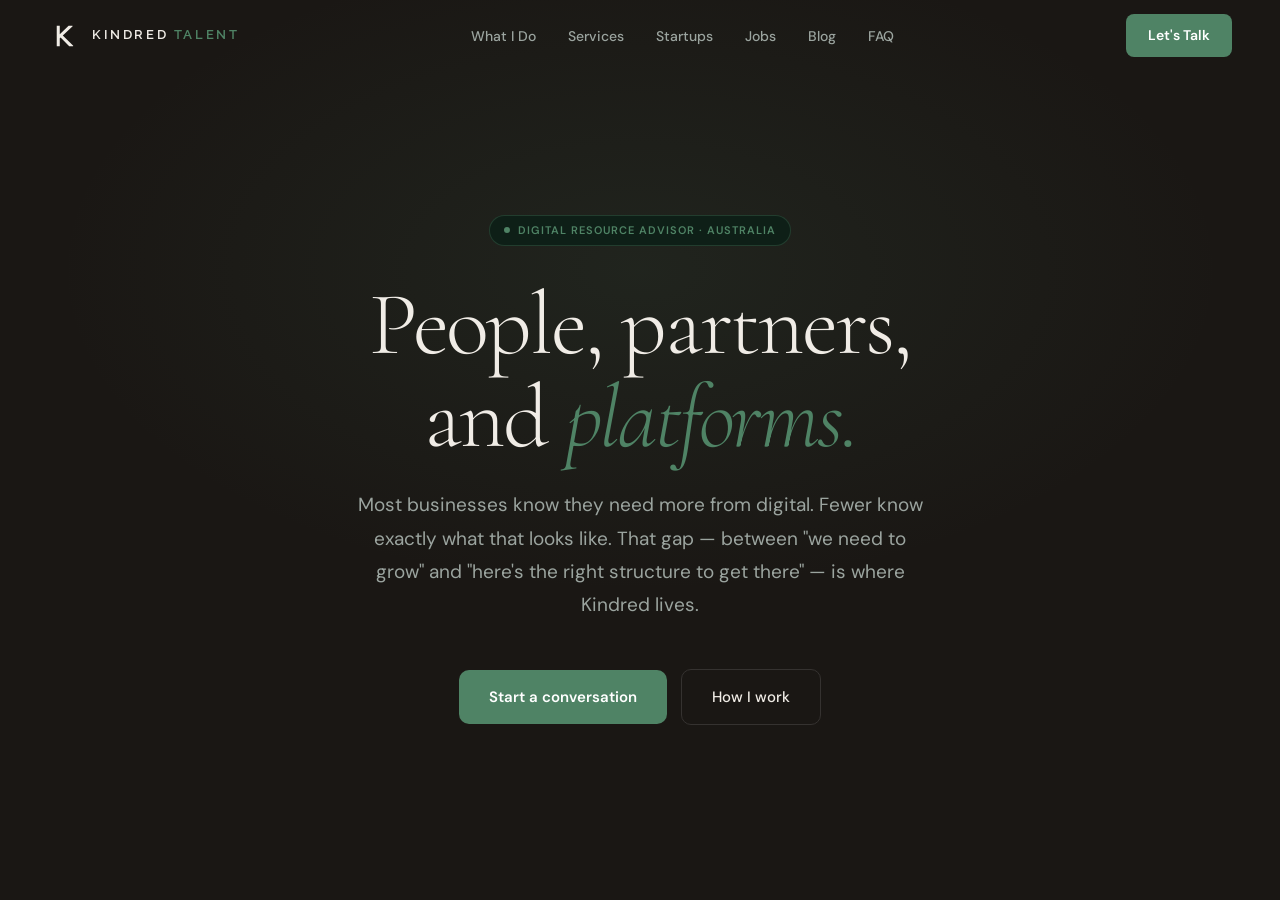
<file: index.html>
<!DOCTYPE html>
<html lang="en" data-theme="forest">
<head>
  <meta charset="UTF-8" />
  <meta name="viewport" content="width=device-width, initial-scale=1.0" />
  <title>Kindred Talent | Digital Infrastructure Advisor — Australia</title>
  <meta name="description" content="Kindred Talent is a Digital Infrastructure Advisory firm founded by Wylan Ho. We help Australian startups, scaleups, and established brands find the right digital marketing talent, agency partners, and fractional CMOs." />
  <meta name="keywords" content="digital resource advisor, digital marketing recruitment Australia, fractional CMO Sydney, agency matching Australia, startup marketing hire, Kindred Talent, Wylan Ho" />
  <meta property="og:title" content="Kindred Talent | Digital Resource Advisor — Sydney, Australia" />
  <meta property="og:description" content="Helping Australian startups and scaleups navigate talent, agencies, and fractional marketing leaders. Strategy-first advisory from Sydney." />
  <meta property="og:type" content="website" />
  <meta property="og:url" content="https://kindredtalent.com.au" />

  <link rel="preconnect" href="https://fonts.googleapis.com" />
  <link rel="preconnect" href="https://fonts.gstatic.com" crossorigin />
  <link href="https://fonts.googleapis.com/css2?family=Cormorant+Garamond:ital,wght@0,300;0,400;0,600;1,300;1,400;1,600&family=DM+Sans:opsz,wght@9..40,300;9..40,400;9..40,500;9..40,600&family=Raleway:wght@400;500;600;700&display=swap" rel="stylesheet" />
  <link rel="stylesheet" href="styles.css" />

  <script type="application/ld+json">
  {
    "@context": "https://schema.org",
    "@graph": [
      {
        "@type": "Person",
        "@id": "https://kindredtalent.com.au/#wylan-anderson",
        "name": "Wylan Ho",
        "jobTitle": "Digital Resource Advisor",
        "url": "https://kindredtalent.com.au",
        "email": "hello@kindredtalent.com.au",
        "worksFor": {"@id": "https://kindredtalent.com.au/#organisation"},
        "address": {"@type": "PostalAddress","addressLocality": "Sydney","addressRegion": "NSW","addressCountry": "AU"}
      },
      {
        "@type": "LocalBusiness",
        "@id": "https://kindredtalent.com.au/#organisation",
        "name": "Kindred Talent",
        "legalName": "Kindred Talent Pty Ltd",
        "url": "https://kindredtalent.com.au",
        "email": "hello@kindredtalent.com.au",
        "founder": {"@id": "https://kindredtalent.com.au/#wylan-anderson"},
        "areaServed": "Australia",
        "slogan": "People, Partners, and Platforms"
      }
    ]
  }
  </script>

  <script>if(location.hostname==='kindredtalent.com.au'){(function(w,d,s,l,i){w[l]=w[l]||[];w[l].push({'gtm.start':new Date().getTime(),event:'gtm.js'});var f=d.getElementsByTagName(s)[0],j=d.createElement(s),dl=l!='dataLayer'?'&l='+l:'';j.async=true;j.src='https://www.googletagmanager.com/gtm.js?id='+i+dl;f.parentNode.insertBefore(j,f);})(window,document,'script','dataLayer','GTM-MP86N93V');}</script>
</head>
<body>
  <noscript><iframe src="https://www.googletagmanager.com/ns.html?id=GTM-MP86N93V" height="0" width="0" style="display:none;visibility:hidden"></iframe></noscript>

  <nav id="main-nav">
    <a href="#" class="nav-logo">
      <div class="nav-logo-mark">
        <svg viewBox="0 0 200 200" xmlns="http://www.w3.org/2000/svg" aria-hidden="true">
          <path class="logo-k-icon" d="m51.412 40.002v120h17.785v-47.256l4.8652-4.5 50.773 51.756h22.534l1.2168-2.9687-61.627-60.646 58.09-53.373-1.1738-3.0078h-22.68l-52.003 50.379v-50.377z" />
        </svg>
      </div>
      <span class="nav-logo-text">Kindred <span>Talent</span></span>
    </a>
    <ul class="nav-links">
      <li><a href="#advisory">What I Do</a></li>
      <li><a href="#services">Services</a></li>
      <li><a href="startups.html">Startups</a></li>
      <li><a href="jobs.html">Jobs</a></li>
      <li><a href="blog.html">Blog</a></li>
      <li><a href="#faq">FAQ</a></li>
    </ul>
    <a href="mailto:hello@kindredtalent.com.au" class="nav-cta">Let's Talk</a>
  </nav>

  <section class="hero">
    <div class="hero-bg"></div>
    <div class="hero-grid"></div>
    <div class="hero-inner">
      <div class="hero-badge">
        <span class="badge-dot"></span>
        Digital Resource Advisor · Australia
      </div>
      <h1>People, partners,<br />and <em>platforms.</em></h1>
      <p class="hero-sub">Most businesses know they need more from digital. Fewer know exactly what that looks like. That gap — between "we need to grow" and "here's the right structure to get there" — is where Kindred lives.</p>
      <div class="hero-actions">
        <a href="mailto:hello@kindredtalent.com.au" class="btn-primary">Start a conversation</a>
        <a href="#advisory" class="btn-secondary">How I work</a>
      </div>
    </div>
  </section>

  <script src="main.js"></script>
</body>
</html>
</file>
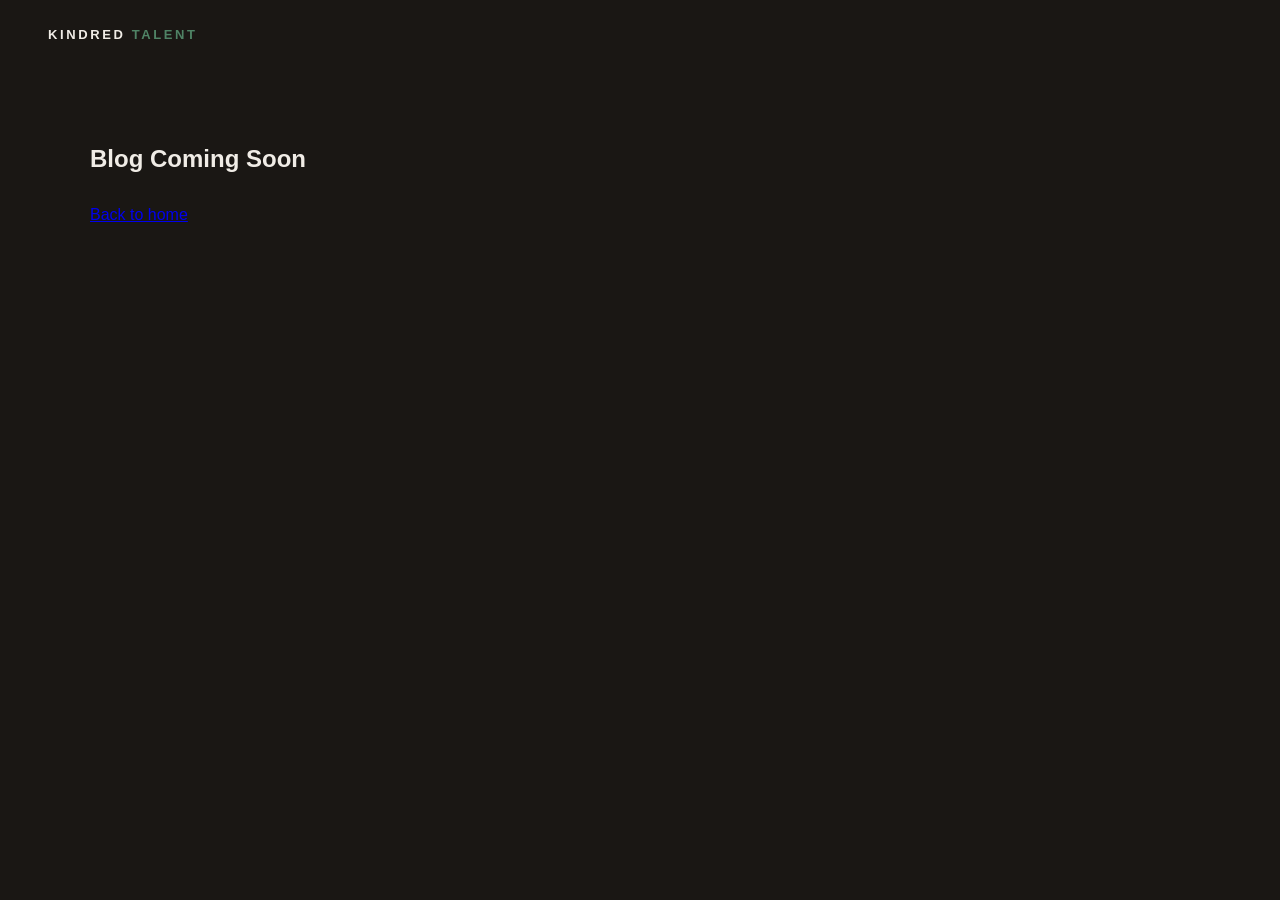
<file: blog.html>
<!DOCTYPE html>
<html lang="en" data-theme="forest">
<head>
  <meta charset="UTF-8" />
  <meta name="viewport" content="width=device-width, initial-scale=1.0" />
  <title>Perspectives | Kindred Talent — Digital Resource Advisor</title>
  <meta name="description" content="Thinking out loud on digital teams, talent structures, and the infrastructure behind growth. Practical perspectives from Wylan Ho, Digital Resource Advisor." />
  <link rel="stylesheet" href="styles.css" />
</head>
<body>
  <nav id="main-nav">
    <a href="index.html" class="nav-logo">
      <span class="nav-logo-text">Kindred <span>Talent</span></span>
    </a>
  </nav>
  <section style="padding: 140px 24px;">
    <div style="max-width: 1100px; margin: 0 auto;">
      <h1>Blog Coming Soon</h1>
      <p style="margin-top: 24px;"><a href="index.html">Back to home</a></p>
    </div>
  </section>
  <script src="main.js"></script>
</body>
</html>
</file>
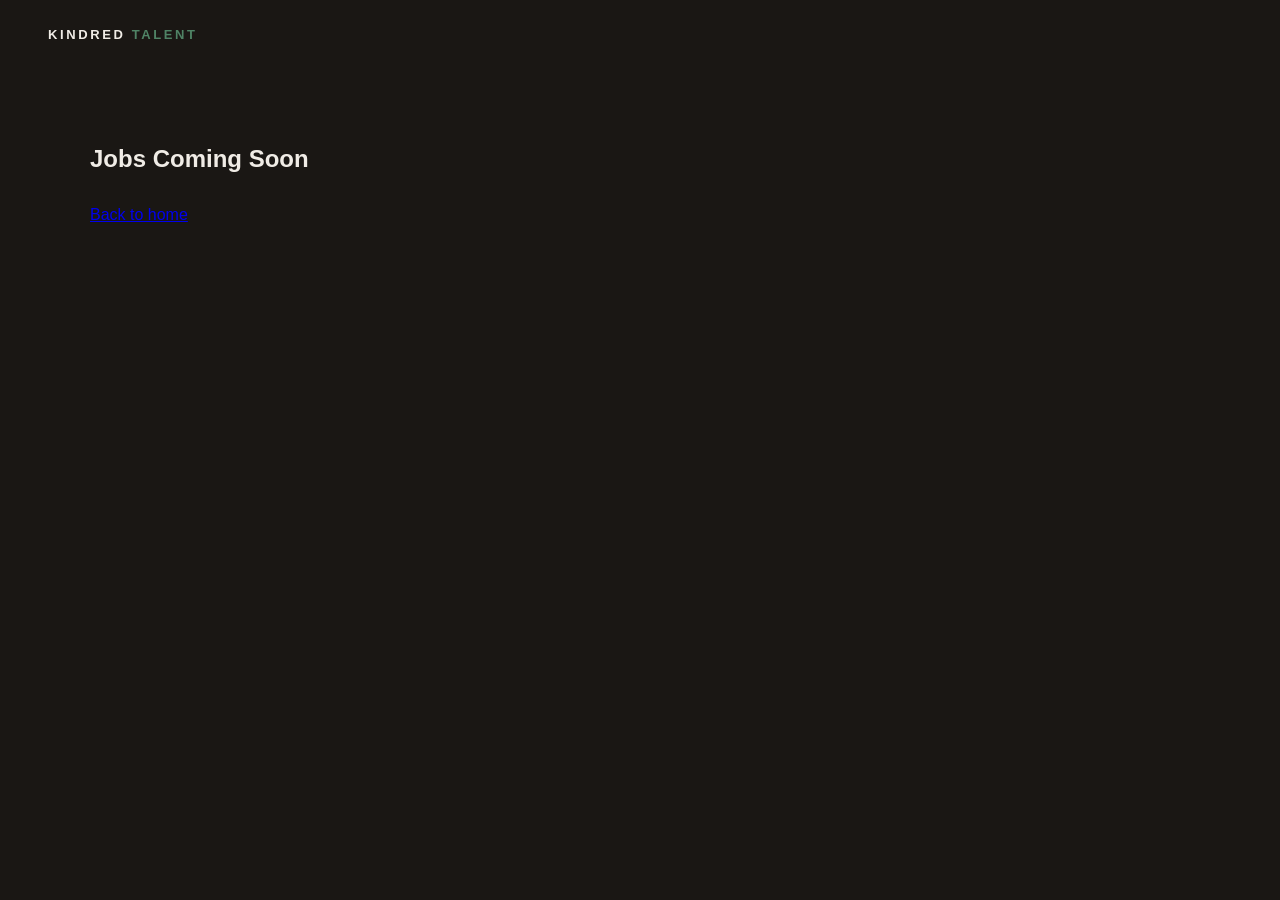
<file: jobs.html>
<!DOCTYPE html>
<html lang="en" data-theme="forest">
<head>
  <meta charset="UTF-8" />
  <meta name="viewport" content="width=device-width, initial-scale=1.0" />
  <title>Active Roles | Kindred Talent — Digital Resource Advisor</title>
  <meta name="description" content="Live digital marketing roles being worked by Kindred Talent. Permanent, freelance, and fractional opportunities across performance marketing, SEO, and growth — Australia-wide." />
  <link rel="stylesheet" href="styles.css" />
</head>
<body>
  <nav id="main-nav">
    <a href="index.html" class="nav-logo">
      <span class="nav-logo-text">Kindred <span>Talent</span></span>
    </a>
  </nav>
  <section style="padding: 140px 24px;">
    <div style="max-width: 1100px; margin: 0 auto;">
      <h1>Jobs Coming Soon</h1>
      <p style="margin-top: 24px;"><a href="index.html">Back to home</a></p>
    </div>
  </section>
  <script src="main.js"></script>
</body>
</html>
</file>
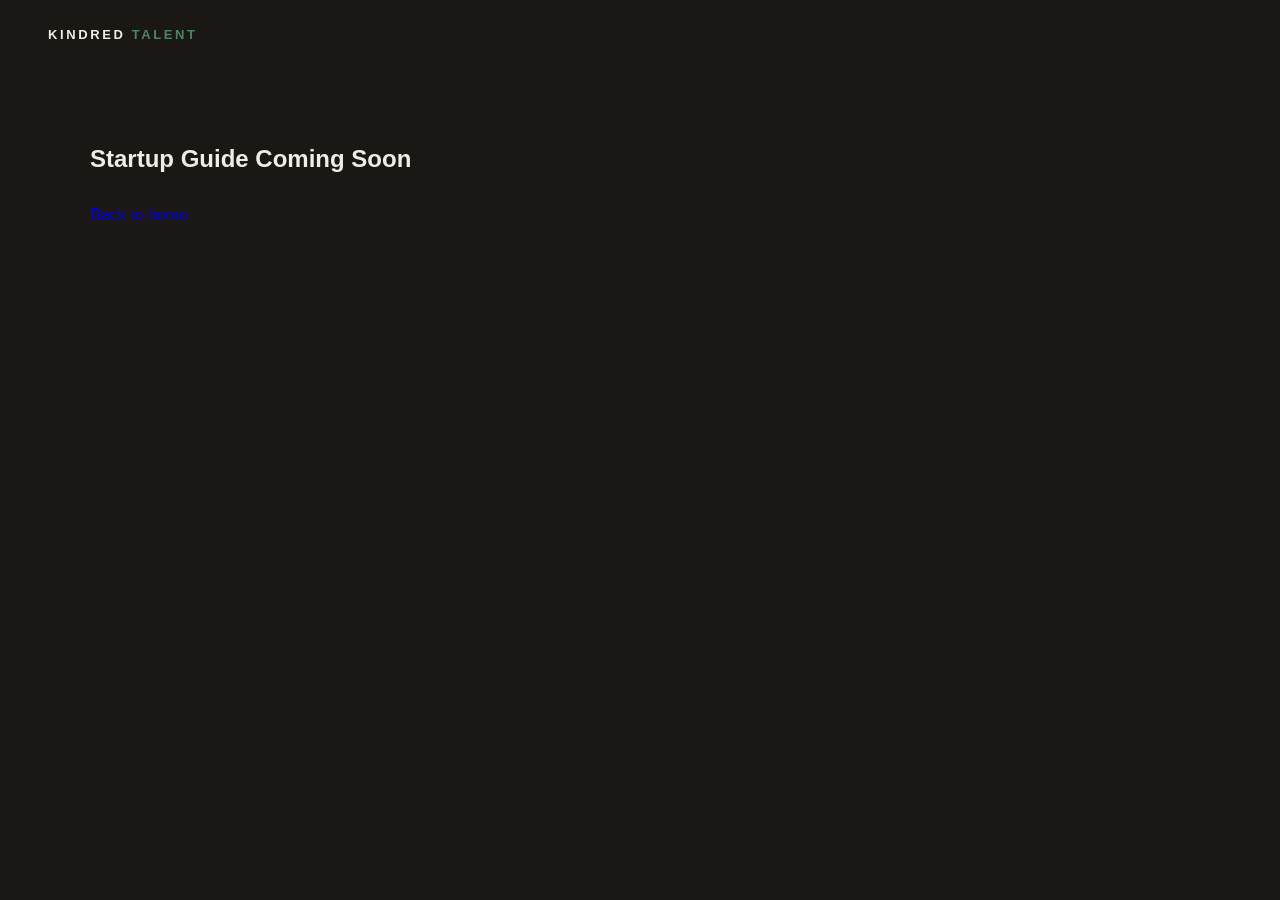
<file: startups.html>
<!DOCTYPE html>
<html lang="en" data-theme="forest">
<head>
  <meta charset="UTF-8" />
  <meta name="viewport" content="width=device-width, initial-scale=1.0" />
  <title>Startup Guide | Kindred Talent — Digital Resource Advisor</title>
  <meta name="description" content="A practical framework for startups building their first digital team. When to hire, when to use a fractional leader, and a five-point checklist before committing to permanent headcount." />
  <link rel="stylesheet" href="styles.css" />
</head>
<body>
  <nav id="main-nav">
    <a href="index.html" class="nav-logo">
      <span class="nav-logo-text">Kindred <span>Talent</span></span>
    </a>
  </nav>
  <section style="padding: 140px 24px;">
    <div style="max-width: 1100px; margin: 0 auto;">
      <h1>Startup Guide Coming Soon</h1>
      <p style="margin-top: 24px;"><a href="index.html">Back to home</a></p>
    </div>
  </section>
  <script src="main.js"></script>
</body>
</html>
</file>
<file: styles.css>
:root, [data-theme="forest"] {
  --bg:          #1a1714;
  --bg-2:        #201d1a;
  --bg-3:        #282420;
  --bg-card:     #1e1b18;
  --accent:      #4f8365;
  --accent-2:    #8aac98;
  --accent-3:    #c4d6cc;
  --accent-dim:  #3d6b52;
  --accent-pale: #0e1f17;
  --accent-glow: rgba(79,131,101,0.12);
  --text:        #f0ece6;
  --text-2:      #9ba49f;
  --text-3:      #525a56;
  --border:      #2a2724;
  --border-2:    #353230;
  --radius:      12px;
  --radius-lg:   20px;
  --tr:          0.25s cubic-bezier(0.4,0,0.2,1);
  --shadow:      0 8px 32px rgba(0,0,0,0.5);
}

[data-theme="linen"] {
  --bg:          #f5f0e8;
  --bg-2:        #ede7dd;
  --bg-3:        #e4ddd3;
  --bg-card:     #f0ece3;
  --accent:      #4f8365;
  --accent-2:    #3d6b52;
  --accent-dim:  #3a5f4a;
  --accent-pale: #e6f0eb;
  --accent-glow: rgba(79,131,101,0.08);
  --text:        #1a1714;
  --text-2:      #5a5450;
  --text-3:      #9a9490;
  --border:      #d8d2c8;
  --border-2:    #c8c2b8;
  --shadow:      0 8px 32px rgba(0,0,0,0.1);
}

*, *::before, *::after { box-sizing: border-box; margin: 0; padding: 0; }

html { scroll-behavior: smooth; }

body {
  background: var(--bg);
  color: var(--text);
  font-family: 'DM Sans', -apple-system, sans-serif;
  font-size: 16px;
  line-height: 1.6;
  -webkit-font-smoothing: antialiased;
  transition: background 0.4s ease, color 0.3s ease;
}

.logo-k-icon { fill: var(--text); transition: fill 0.3s ease; }

nav {
  position: fixed; top: 0; left: 0; right: 0; z-index: 100;
  display: flex; align-items: center; justify-content: space-between;
  padding: 0 48px; height: 72px;
  border-bottom: 1px solid transparent;
  transition: background var(--tr), border-color var(--tr);
}

nav.scrolled {
  background: color-mix(in srgb, var(--bg) 90%, transparent);
  backdrop-filter: blur(24px);
  -webkit-backdrop-filter: blur(24px);
  border-bottom-color: var(--border);
}

.nav-logo { display: flex; align-items: center; gap: 10px; text-decoration: none; }
.nav-logo-mark svg { width: 34px; height: 34px; display: block; }

.nav-logo-text {
  font-family: 'Raleway', sans-serif;
  font-size: 13px; font-weight: 600;
  letter-spacing: 0.2em; text-transform: uppercase;
  color: var(--text);
}

.nav-logo-text span { color: var(--accent); }

.nav-links { display: flex; align-items: center; gap: 32px; list-style: none; }
.nav-links a { color: var(--text-2); text-decoration: none; font-size: 14px; font-weight: 500; transition: color var(--tr); }
.nav-links a:hover { color: var(--text); }

.nav-cta {
  background: var(--accent); color: #fff; border: none;
  border-radius: 8px; padding: 10px 22px; font-size: 14px; font-weight: 600;
  cursor: pointer; text-decoration: none;
  transition: background var(--tr), transform var(--tr);
  font-family: 'DM Sans', sans-serif;
}

.nav-cta:hover { background: var(--accent-dim); transform: translateY(-1px); }

.hero {
  min-height: 100vh;
  display: flex; align-items: center; justify-content: center;
  text-align: center; padding: 120px 24px 80px;
  position: relative; overflow: hidden;
}

.hero-bg {
  position: absolute; inset: 0;
  background: radial-gradient(ellipse 70% 55% at 50% 30%, var(--accent-glow), transparent 65%);
  pointer-events: none;
}

.hero-inner { position: relative; z-index: 1; max-width: 860px; margin: 0 auto; }

.hero-badge {
  display: inline-flex; align-items: center; gap: 8px;
  background: var(--accent-pale);
  border: 1px solid color-mix(in srgb, var(--accent) 30%, transparent);
  color: var(--accent);
  font-size: 11px; font-weight: 600;
  letter-spacing: 0.09em; text-transform: uppercase;
  padding: 6px 14px; border-radius: 100px; margin-bottom: 32px;
}

.badge-dot { width: 6px; height: 6px; background: var(--accent); border-radius: 50%; animation: pulse 2.5s infinite; }

@keyframes pulse { 0%,100%{opacity:1} 50%{opacity:0.35} }

.hero h1 {
  font-family: 'Cormorant Garamond', Georgia, serif;
  font-size: clamp(52px, 7vw, 96px);
  font-weight: 300; line-height: 1.04;
  letter-spacing: -0.025em; margin-bottom: 24px;
}

.hero h1 em { font-style: italic; color: var(--accent); }

.hero-sub {
  font-size: clamp(16px, 2vw, 19px); font-weight: 400;
  color: var(--text-2); max-width: 580px;
  margin: 0 auto 48px; line-height: 1.75;
}

.hero-actions { display: flex; align-items: center; justify-content: center; gap: 14px; flex-wrap: wrap; }

.btn-primary {
  background: var(--accent); color: #fff; border: none;
  border-radius: 10px; padding: 15px 30px;
  font-size: 15px; font-weight: 600; cursor: pointer;
  text-decoration: none; display: inline-flex; align-items: center; gap: 8px;
  font-family: 'DM Sans', sans-serif;
  transition: background var(--tr), transform var(--tr), box-shadow var(--tr);
}

.btn-primary:hover { background: var(--accent-dim); transform: translateY(-2px); box-shadow: 0 8px 24px var(--accent-glow); }

.btn-secondary {
  background: transparent; color: var(--text);
  border: 1px solid var(--border-2); border-radius: 10px;
  padding: 15px 30px; font-size: 15px; font-weight: 500;
  cursor: pointer; text-decoration: none;
  display: inline-flex; align-items: center; gap: 8px;
  font-family: 'DM Sans', sans-serif;
  transition: border-color var(--tr), transform var(--tr);
}

.btn-secondary:hover { border-color: var(--text-2); transform: translateY(-2px); }

@media (max-width: 900px) {
  nav { padding: 0 24px; }
  .nav-links { display: none; }
}
</file>
